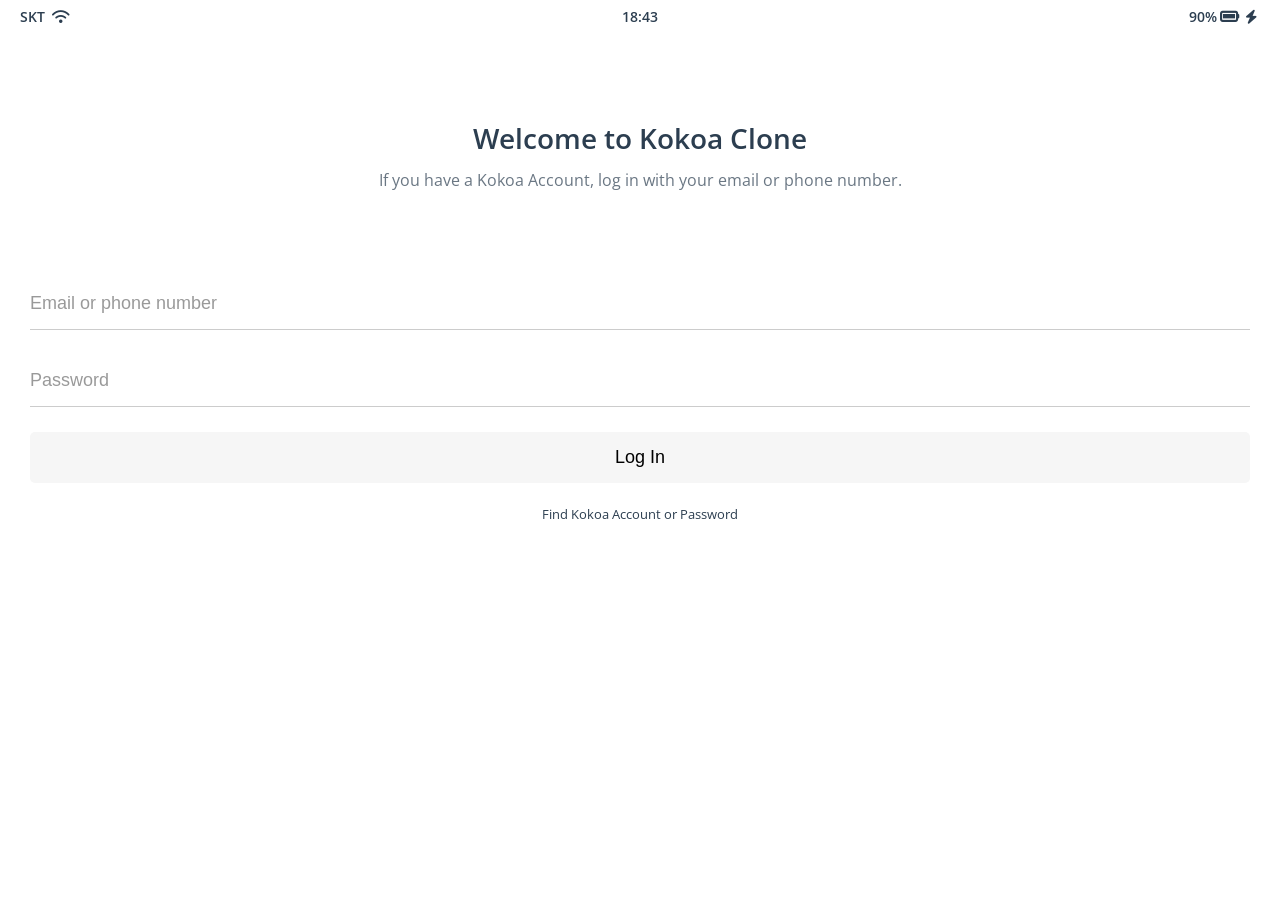
<file: index.html>
<!DOCTYPE html>
<html lang="en">

<head>
  <meta charset="UTF-8" />
  <meta name="viewport" content="width=device-width, initial-scale=1.0" />
  <title>로그인 - 코코아톡</title>
  <link rel="stylesheet" href="css/styles.css" />
  <!-- Font Awesome CDN (아이콘 라이브러리) -->
  <link rel="stylesheet" href="https://cdnjs.cloudflare.com/ajax/libs/font-awesome/6.0.0/css/all.min.css" />
</head>

<body id="login">
  <!-- 1. 공통 상단 상태바 (Status Bar) -->
  <div class="status-bar">
    <div class="status-bar__column">
      <span>SKT</span>
      <i class="fas fa-wifi"></i>
    </div>
    <div class="status-bar__column">
      <span>18:43</span>
    </div>
    <div class="status-bar__column">
      <span>90%</span>
      <i class="fas fa-battery-full fa-lg"></i>
      <i class="fas fa-bolt"></i>
    </div>
  </div>

  <!-- 2. 로그인 화면 메인 헤더 -->
  <header class="welcome-header">
    <h1 class="welcome-header__title">Welcome to Kokoa Clone</h1>
    <p class="welcome-header__text">If you have a Kokoa Account, log in with your email or phone number.</p>
  </header>

  <!-- 3. 로그인 폼 -->
  <form id="login-form" action="friends.html">
    <input type="text" placeholder="Email or phone number" required />
    <input type="password" placeholder="Password" required />
    <input type="submit" value="Log In" />
    <a href="#">Find Kokoa Account or Password</a>
  </form>

  <!-- 4. 스플래시 화면 (앱 처음 켰을 때 나오는 화면) -->
  <div id="splash-screen">
    <i class="fas fa-comment"></i>
  </div>
</body>

</html>
</file>
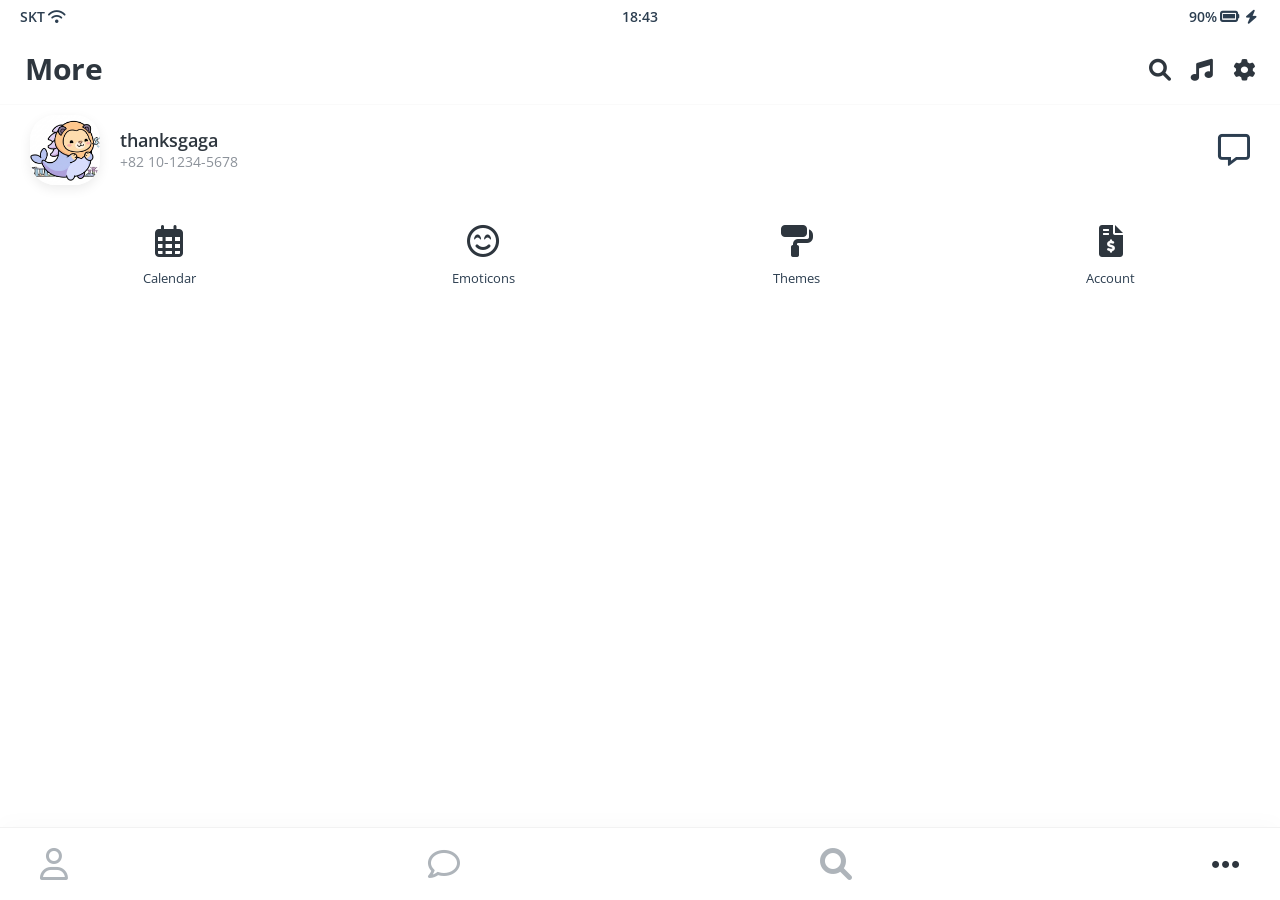
<file: more.html>
<!DOCTYPE html>
<html lang="en">
<head>
  <meta charset="UTF-8" />
  <meta name="viewport" content="width=device-width, initial-scale=1.0" />
  <title>More - Kokoa Clone</title>
  <link rel="stylesheet" href="css/styles.css" />
  <link rel="stylesheet" href="https://cdnjs.cloudflare.com/ajax/libs/font-awesome/6.0.0/css/all.min.css" />
</head>
<body>
  <div class="status-bar">
    <div class="status-bar__column"><span>SKT</span><i class="fas fa-wifi"></i></div>
    <div class="status-bar__column"><span>18:43</span></div>
    <div class="status-bar__column"><span>90%</span><i class="fas fa-battery-full fa-lg"></i><i class="fas fa-bolt"></i></div>
  </div>

  <header class="screen-header">
    <h1 class="screen-header__title">More</h1>
    <div class="screen-header__icons">
      <span><i class="fas fa-search"></i></span>
      <span><i class="fas fa-music"></i></span>
      <span><a href="settings.html"><i class="fas fa-cog"></i></a></span>
    </div>
  </header>

  <main class="more-screen">
    <div class="user-row user-row--large">
      <img src="singlion.png" class="avatar avatar-lg" />
      <div class="user-info">
        <span class="user-name">thanksgaga</span>
        <span class="user-status">+82 10-1234-5678</span>
      </div>
      <i class="far fa-comment-alt fa-2x"></i>
    </div>

    <div class="more-grid">
      <div class="more-grid__item"><i class="far fa-calendar-alt"></i><span>Calendar</span></div>
      <div class="more-grid__item"><i class="far fa-smile-beam"></i><span>Emoticons</span></div>
      <div class="more-grid__item"><i class="fas fa-paint-roller"></i><span>Themes</span></div>
      <div class="more-grid__item"><i class="fas fa-file-invoice-dollar"></i><span>Account</span></div>
    </div>
  </main>

  <nav class="nav">
    <ul class="nav__list">
      <li class="nav__btn"><a class="nav__link" href="friends.html"><i class="far fa-user fa-2x"></i></a></li>
      <li class="nav__btn"><a class="nav__link" href="chats.html"><i class="far fa-comment fa-2x"></i></a></li>
      <li class="nav__btn"><a class="nav__link" href="find.html"><i class="fas fa-search fa-2x"></i></a></li>
      <li class="nav__btn"><a class="nav__link active" href="more.html"><i class="fas fa-ellipsis-h fa-2x"></i></a></li>
    </ul>
  </nav>
</body>
</html>
</file>
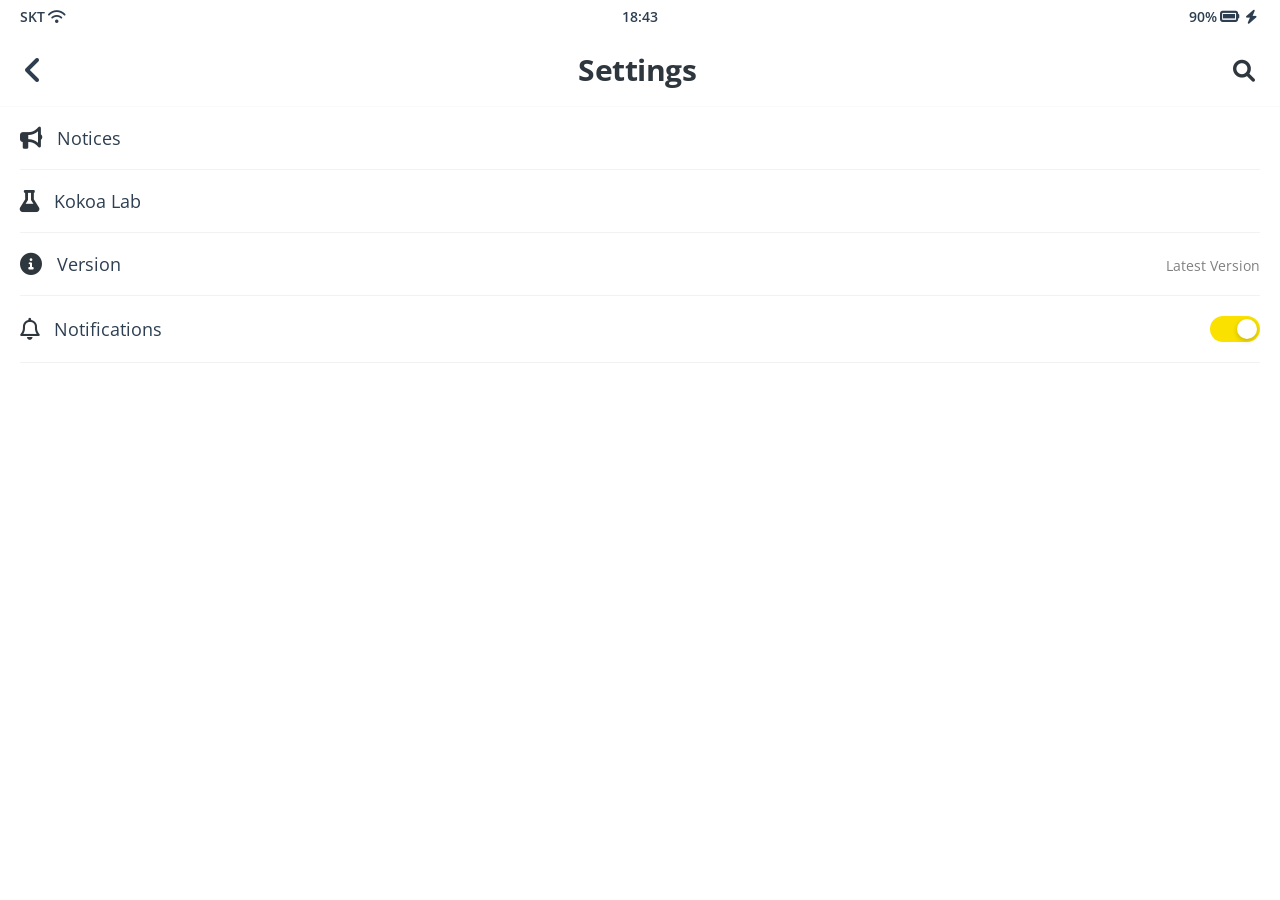
<file: settings.html>
<!DOCTYPE html>
<html lang="en">
<head>
  <meta charset="UTF-8" />
  <meta name="viewport" content="width=device-width, initial-scale=1.0" />
  <title>Settings - Kokoa Clone</title>
  <link rel="stylesheet" href="css/styles.css" />
  <link rel="stylesheet" href="https://cdnjs.cloudflare.com/ajax/libs/font-awesome/6.0.0/css/all.min.css" />
</head>
<body>
  <div class="status-bar">
    <div class="status-bar__column"><span>SKT</span><i class="fas fa-wifi"></i></div>
    <div class="status-bar__column"><span>18:43</span></div>
    <div class="status-bar__column"><span>90%</span><i class="fas fa-battery-full fa-lg"></i><i class="fas fa-bolt"></i></div>
  </div>

  <header class="screen-header">
    <div class="screen-header__icons">
      <a href="more.html"><i class="fas fa-angle-left fa-2x"></i></a>
    </div>
    <h1 class="screen-header__title">Settings</h1>
    <div class="screen-header__icons">
      <span><i class="fas fa-search"></i></span>
    </div>
  </header>

  <main class="settings-screen">
    <ul class="settings-list">
      <li class="settings-list__item">
        <div class="settings-list__left">
          <i class="fas fa-bullhorn"></i>
          <span>Notices</span>
        </div>
      </li>
      <li class="settings-list__item">
        <div class="settings-list__left">
          <i class="fas fa-flask"></i>
          <span>Kokoa Lab</span>
        </div>
      </li>
      <li class="settings-list__item">
        <div class="settings-list__left">
          <i class="fas fa-info-circle"></i>
          <span>Version</span>
        </div>
        <div class="settings-list__right">
          <span class="settings-list__subtext">Latest Version</span>
        </div>
      </li>
      <li class="settings-list__item">
        <div class="settings-list__left">
          <i class="far fa-bell"></i>
          <span>Notifications</span>
        </div>
        <div class="settings-list__right">
          <div class="toggle-switch">
            <input type="checkbox" id="notif-toggle" checked>
            <label for="notif-toggle"></label>
          </div>
        </div>
      </li>
    </ul>
  </main>
</body>
</html>
</file>
<file: css/styles.css>
@import url("https://fonts.googleapis.com/css2?family=Open+Sans:wght@400;600&display=swap");
@import "components/status-bar.css";
@import "components/nav-bar.css";
@import "components/screen-header.css";
@import "components/user-component.css";
@import "screens/splash-screen.css";
@import "screens/login.css";
@import "screens/friends.css";
@import "screens/chats.css";
@import "screens/chat.css";
@import "screens/find.css";
@import "screens/more.css";
@import "screens/settings.css";


/* 기본 스타일 초기화 */
html,
body,
div,
span,
applet,
object,
iframe,
h1,
h2,
h3,
h4,
h5,
h6,
p,
blockquote,
pre,
a,
abbr,
acronym,
address,
big,
cite,
code,
del,
dfn,
em,
img,
ins,
kbd,
q,
s,
samp,
small,
strike,
strong,
sub,
sup,
tt,
var,
b,
u,
i,
center,
dl,
dt,
dd,
ol,
ul,
li,
fieldset,
form,
label,
legend,
table,
caption,
tbody,
tfoot,
thead,
tr,
th,
td,
article,
aside,
canvas,
details,
embed,
figure,
figcaption,
footer,
header,
hgroup,
menu,
nav,
output,
ruby,
section,
summary,
time,
mark,
audio,
video {
	margin: 0;
	padding: 0;
	border: 0;
	font-size: 100%;
	font: inherit;
	vertical-align: baseline;
}

/* HTML5 display-role reset for older browsers */
article,
aside,
details,
figcaption,
figure,
footer,
header,
hgroup,
menu,
nav,
section {
	display: block;
}

body {
	line-height: 1;
}

ol,
ul {
	list-style: none;
}

blockquote,
q {
	quotes: none;
}

blockquote:before,
blockquote:after,
q:before,
q:after {
	content: '';
	content: none;
}

table {
	border-collapse: collapse;
	border-spacing: 0;
}

/* 전역 설정 */
* {
	box-sizing: border-box;
}

body {
	font-family: "Open Sans", sans-serif;
	color: #2c3e50;
	background-color: #ffffff; /* 02.png 기본 배경색 (흰색) */
}

a {
	color: inherit;
	text-decoration: none;
}
</file>
